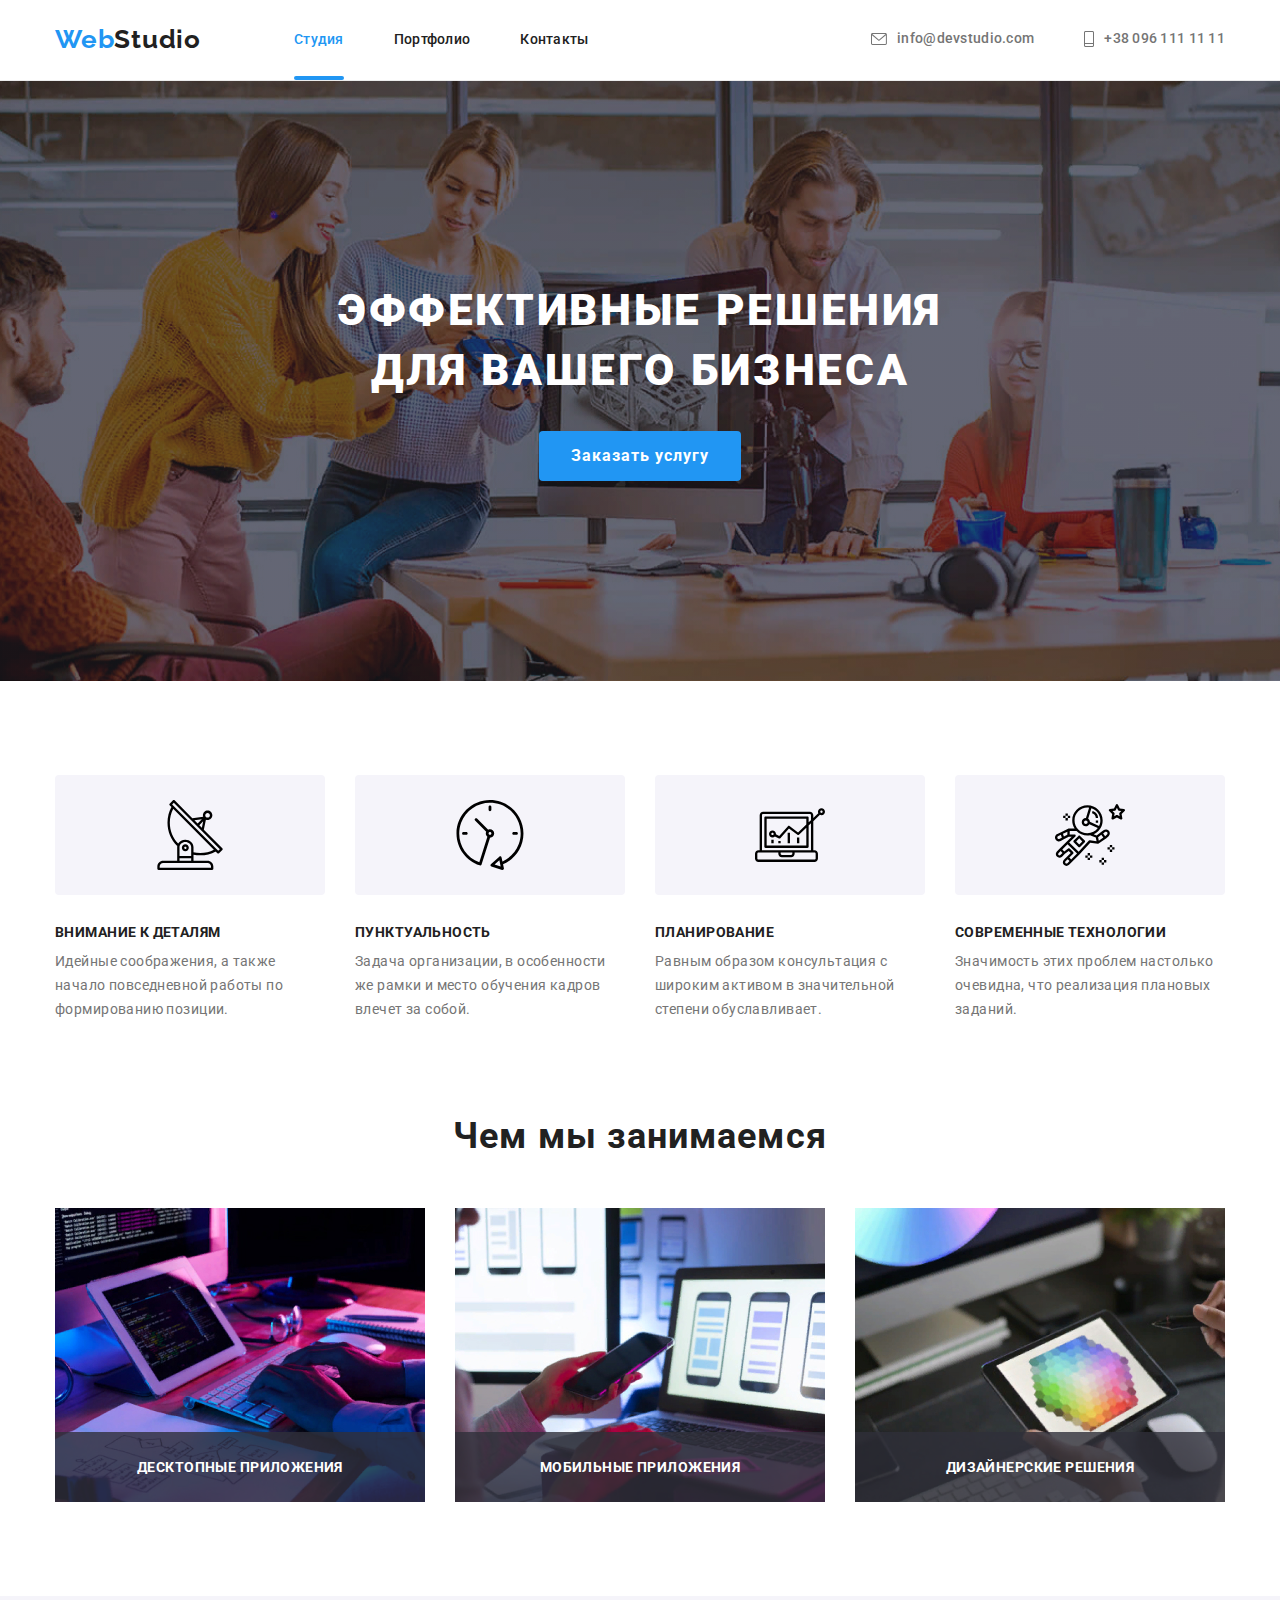
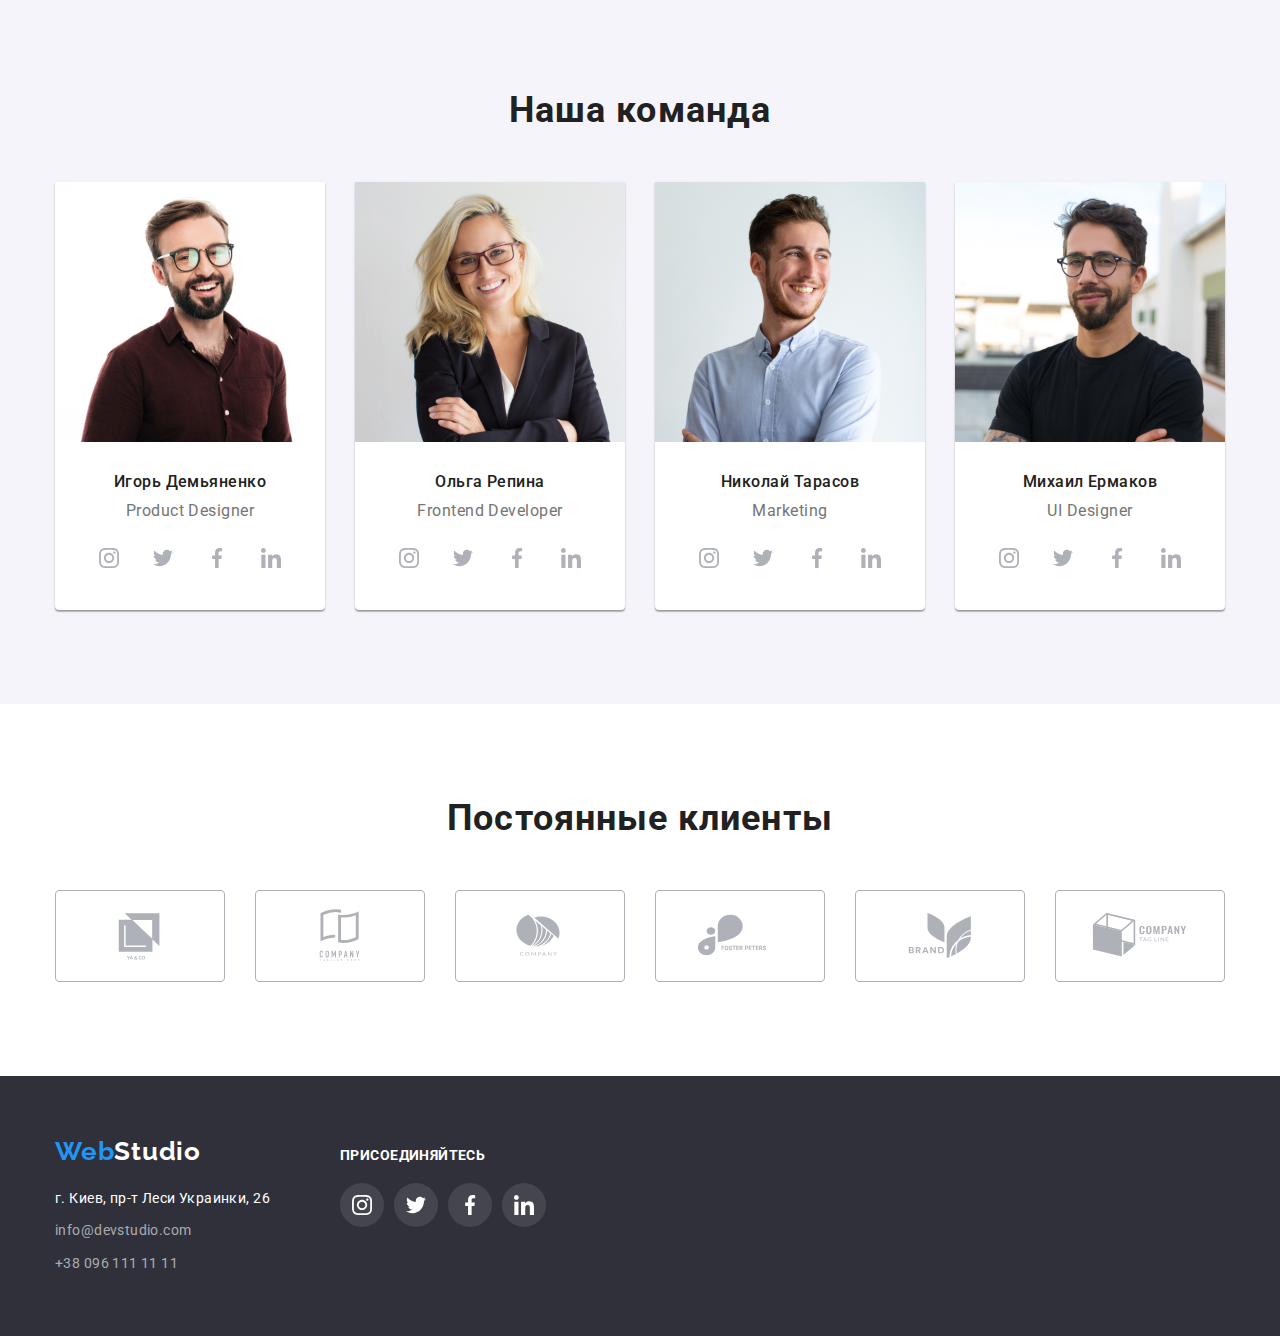
<file: index.html>
<!DOCTYPE html>
<html lang="ru">
<head>
    <meta charset="UTF-8">
    <meta http-equiv="X-UA-Compatible" content="IE=edge">
    <meta name="viewport" content="width=device-width, initial-scale=1.0">
    <title>Web Studio (Version 2.1) - Figma</title>
    <link rel="stylesheet" href="./css/modern-normalize.css">
    <link rel="stylesheet" href="./css/reset.css">
    <link rel="stylesheet" href="./css/styles.css">
    <link
        href="https://fonts.googleapis.com">
<link rel="preconnect" href="https://fonts.gstatic.com" crossorigin>
<link href="https://fonts.googleapis.com/css2?family=Raleway:wght@700&family=Roboto:wght@400;500;700;900&display=swap"
      rel="stylesheet"
    >
    <link rel="stylesheet" href="https://cdnjs.cloudflare.com/ajax/libs/animate.css/4.1.1/animate.min.css" />
</head>
<body>
    <header class="header">
       <div class="container header-container"> 
        <a class="link" href="/"><span class="first-logo">Web</span><span class="header-logo">Studio</span></a>
        <!-- Навигация на другие страницы -->
        <nav class="site-nav">
            <ul class="list header-list">
                <li class="header-item">
                    <a class="link current header-link" href="index.html">Студия</a>
                </li>
                <li class="header-item">
                    <a class="link header-link" href="portfolio.html">Портфолио</a>
                </li>
                <li class="header-item">
                    <a class="link header-link" href="/contact">Контакты</a>
                </li>
            </ul>            
        </nav>
        <ul class="list header-connect">
            
            <li class="header-item">
                <a class="link header-tel contact-icon-item" href="info@devstudio.com">
                    <svg class="contact-email-icon" width="16" height="12">
                        <use href="./images/icons.svg#icon-email"></use>
                    </svg>info@devstudio.com</a>
            </li>
            <li class="header-item">
                <a class="link  header-tel contact-icon-item" href="tel:+380961111111">
                    <svg class="contact-tel-icon" width="10" height="16">
                        <use href="./images/icons.svg#icon-tel"></use>
                    </svg> +38 096 111 11 11</a>
            </li>
        </ul>          
      </div>
    </header>
    <main>

        <section class="hero hero-background"> 
            <div class="container">
            <h1 class="hero-title">Эффективные решения для вашего бизнеса</h1>
            <button class="hero-btn" type="button" data-modal-open>Заказать услугу</button>
            </div>
        </section>
        <section class="section">
            <div class="container">
            <h2 class="visually-hidden section-title">Наши преимущества</h2>
                <ul class="list features-list">
                    <li class=" features-item">
                    <div class="section-icon">
                        <svg class="section-social-icon" width="70" height="70">
                            <use href="./images/icons.svg#icon-antenna"></use>
                        </svg>
                    </div>
                    <h3 class="features-title">Внимание к деталям</h3>
                    <p class="features-text">Идейные соображения, а также начало повседневной работы по формированию позиции.</p>
                </li>
                <li class="features-item">
                    <div class="section-icon">
                        <svg class="section-social-icon" width="70" height="70">
                            <use href="./images/icons.svg#icon-clock"></use>
                        </svg>
                    </div>
                    <h3 class="features-title">Пунктуальность</h3>
                    <p class="features-text">Задача организации, в особенности же рамки и место обучения кадров влечет за собой.</p>
                </li>
                <li class="features-item">
                    <div class="section-icon">
                        <svg class="section-social-icon" width="70" height="70">
                            <use href="./images/icons.svg#icon-diagram"></use>
                        </svg>
                    </div>
                    <h3 class="features-title">Планирование</h3>
                    <p class="features-text">Равным образом консультация с широким активом в значительной степени обуславливает.</p>
                </li>
                <li class="features-item">
                    <div class="section-icon">
                        <svg class="section-social-icon" width="70" height="70">
                            <use href="./images/icons.svg#icon-astronaut"></use>
                        </svg>
                    </div>
                    <h3 class="features-title">Современные технологии</h3>
                    <p class="features-text">Значимость этих проблем настолько очевидна, что реализация плановых заданий.</p>
                </li>
            </ul>
            </div>
        </section>
        <section class="occupation section">
            <div class="container">
            <h2 class="section-title">Чем мы занимаемся</h2>
            <ul class="list header-list">
                <li class="section-item">
                    <img src="./images/img.jpg" 
                         alt="рабочий стол" 
                         width="370"
                    >
                    <p class="occupation-text">Десктопные приложения</p>
                </li>
                <li class="section-item">
                    <img src="./images/img1.jpg" 
                         alt="смотрим на смартфон" 
                         width="370"
                    >
                    <p class="occupation-text">Мобильные приложения</p>
                </li>
                <li class="section-item">
                    <img src="./images/img2.jpg"
                         alt="планшет" 
                         width="370"
                    >
                    <p class="occupation-text">Дизайнерские решения</p>
                </li>
            </ul>
            </div>
        </section>
        <section class="section team">
            
            <div class="container">
            <h2 class="section-title">Наша команда</h2>
            <ul class="list header-list">
                <li class="team-item">
                    <img src="./images/img4.jpg" 
                         alt="фото Игорь Демьяненко"
                         width="270">
                    <div class="team-member-item"> 
                        <h3 class="team-member">Игорь Демьяненко</h3>
                        <p class="team-description" lang="en">Product Designer</p>
                        <ul class="team-social-list list"> 
                            <li class="team-social-item">
                                <a href=""
                                 class="team-social-link">
                                 <svg 
                                    class="team-social-icon" 
                                    width="20"
                                    height="20">
                                    <use href="./images/icons.svg#icon-instagram"></use>
                                 </svg>
                                </a>
                            </li>
                            <li class="team-social-item">
                                <a href="" class="team-social-link">
                                    <svg class="team-social-icon" width="20" height="20">
                                        <use href="./images/icons.svg#icon-twitter"></use>
                                    </svg>
                                </a>
                            </li>
                            <li class="team-social-item">
                                <a href="" class="team-social-link">
                                    <svg class="team-social-icon" width="20" height="20">
                                        <use href="./images/icons.svg#icon-facebook"></use>
                                    </svg>
                                </a>
                            </li>
                            <li class="team-social-item">
                                <a href="" class="team-social-link">
                                    <svg class="team-social-icon" width="20" height="20">
                                        <use href="./images/icons.svg#icon-linkedin"></use>
                                    </svg>
                                </a>
                            </li>
                        </ul>
                    </div>
                </li>
                <li class="team-item">
                    <img src="./images/img5.jpg" 
                         alt="фото Ольга Репина" 
                         width="270"
                    >
                    <div class="team-member-item">
                        <h3 class="team-member">Ольга Репина</h3>
                        <p class="team-description" lang="en">Frontend Developer</p>
                        <ul class="team-social-list list">
                            <li class="team-social-item">
                                <a href="" class="team-social-link">
                                    <svg class="team-social-icon" width="20" height="20">
                                        <use href="./images/icons.svg#icon-instagram"></use>
                                    </svg>
                                </a>
                            </li>
                            <li class="team-social-item">
                                <a href="" class="team-social-link">
                                    <svg class="team-social-icon" width="20" height="20">
                                        <use href="./images/icons.svg#icon-twitter"></use>
                                    </svg>
                                </a>
                            </li>
                            <li class="team-social-item">
                                <a href="" class="team-social-link">
                                    <svg class="team-social-icon" width="20" height="20">
                                        <use href="./images/icons.svg#icon-facebook"></use>
                                    </svg>
                                </a>
                            </li>
                            <li class="team-social-item">
                                <a href="" class="team-social-link">
                                    <svg class="team-social-icon" width="20" height="20">
                                        <use href="./images/icons.svg#icon-linkedin"></use>
                                    </svg>
                                </a>
                            </li>
                        </ul>
                    </div>
                </li>
                <li class="team-item">
                    <img src="./images/img6.jpg" 
                         alt="фото Николай Тарасов"
                         width="270"
                    >
                    <div class="team-member-item">
                        <h3 class="team-member">Николай Тарасов</h3>
                        <p class="team-description" lang="en">Marketing</p>
                        <ul class="team-social-list list">
                            <li class="team-social-item">
                                <a href="" class="team-social-link">
                                    <svg class="team-social-icon" width="20" height="20">
                                        <use href="./images/icons.svg#icon-instagram"></use>
                                    </svg>
                                </a>
                            </li>
                            <li class="team-social-item">
                                <a href="" class="team-social-link">
                                    <svg class="team-social-icon" width="20" height="20">
                                        <use href="./images/icons.svg#icon-twitter"></use>
                                    </svg>
                                </a>
                            </li>
                            <li class="team-social-item">
                                <a href="" class="team-social-link">
                                    <svg class="team-social-icon" width="20" height="20">
                                        <use href="./images/icons.svg#icon-facebook"></use>
                                    </svg>
                                </a>
                            </li>
                            <li class="team-social-item">
                                <a href="" class="team-social-link">
                                    <svg class="team-social-icon" width="20" height="20">
                                        <use href="./images/icons.svg#icon-linkedin"></use>
                                    </svg>
                                </a>
                            </li>
                        </ul>
                    </div>
                </li>
                <li class="team-item">
                    <img src="./images/img7.jpg"
                         alt="фото Михаил Ермаков"
                         width="270"
                    >
                    <div class="team-member-item">
                        <h3 class="team-member">Михаил Ермаков</h3>
                        <p class="team-description" lang="en">UI Designer</p>
                        <ul class="team-social-list list">
                            <li class="team-social-item">
                                <a href="" class="team-social-link">
                                    <svg class="team-social-icon" width="20" height="20">
                                        <use href="./images/icons.svg#icon-instagram"></use>
                                    </svg>
                                </a>
                            </li>
                            <li class="team-social-item">
                                <a href="" class="team-social-link">
                                    <svg class="team-social-icon" width="20" height="20">
                                        <use href="./images/icons.svg#icon-twitter"></use>
                                    </svg>
                                </a>
                            </li>
                            <li class="team-social-item">
                                <a href="" class="team-social-link">
                                    <svg class="team-social-icon" width="20" height="20">
                                        <use href="./images/icons.svg#icon-facebook"></use>
                                    </svg>
                                </a>
                            </li>
                            <li class="team-social-item">
                                <a href="" class="team-social-link">
                                    <svg class="team-social-icon" width="20" height="20">
                                        <use href="./images/icons.svg#icon-linkedin"></use>
                                    </svg>                                    
                                </a>
                            </li>
                        </ul>
                    </div>
                </li>
            </ul>
            </div>
        </section>
        <section class="section">
            <div class="container">
                <h2 class="section-title">Постоянные клиенты</h2>
                <ul class="client-social-list list">
                    <li class="client-social-item">
                        <a href="" class="client-social-link">
                            <svg class="client-social-icon" width="106" height="60">
                                 <use href="./images/icons.svg#icon-Logo1"></use>
                            </svg>
                        </a>
                    </li>
                    <li class="client-social-item">
                        <a href="" class="client-social-link">
                            <svg class="client-social-icon" width="106" height="60">
                                <use href="./images/icons.svg#icon-Logo2"></use>
                            </svg>
                        </a>
                    </li>
                    <li class="client-social-item">
                        <a href="" class="client-social-link">
                            <svg class="client-social-icon" width="106" height="60">
                                <use href="./images/icons.svg#icon-Logo3"></use>
                            </svg>
                        </a>
                    </li>
                    <li class="client-social-item">
                        <a href="" class="client-social-link">
                            <svg class="client-social-icon" width="106" height="60">
                                <use href="./images/icons.svg#icon-Logo4"></use>
                            </svg>
                        </a>
                    </li>
                    <li class="client-social-item">
                        <a href="" class="client-social-link">
                            <svg class="client-social-icon" width="106" height="60">
                                <use href="./images/icons.svg#icon-Logo5"></use>
                            </svg>
                        </a>
                    </li>
                    <li class="client-social-item">
                        <a href="" class="client-social-link">
                            <svg class="client-social-icon" width="106" height="60">
                                <use href="./images/icons.svg#icon-Logo6"></use>
                            </svg>
                        </a>
                    </li>
                </ul>
            </div>
        </section>

    </main>
    <footer class="foother">
    <div class="container foother-list header-list">
    <div>
    <a class="link" href="/"><span class="first-logo">Web</span><span class="foother-logo">Studio</span></a>
        <address class="foother-margin">             
            <ul class="list"> 
                <li class="foother-item">
                    <a class="link foother-address" href="https://goo.gl/maps/ieKD5LUYVfnfS2iM7"
                    target="_blank"
                    rel="noopener noreferrer"
                    >г. Киев, пр-т Леси Украинки, 26
                    </a>
                </li>
                <li class="foother-item">
                    <a class="link foother-tel" href="mailto:info@devstudio.com">info@devstudio.com</a></li>
                <li class="foother-item">
                    <a class="link foother-tel" href="tel:+380961111111">+38 096 111 11 11</a></li>               
            </ul>
        </address>
        </div>   
            <div class="foother-social-contacts">
                <h3 class="foother-social-title">присоединяйтесь</h3>
                <ul class="team-social-list list">
                    <li class="team-social-item">
                        <a href="" class="foother-social-link">
                            <svg class="team-social-icon" width="20" height="20">
                                <use href="./images/icons.svg#icon-instagram"></use>
                            </svg>
                        </a>
                    </li>
                    <li class="team-social-item">
                        <a href="" class="foother-social-link">
                            <svg class="team-social-icon" width="20" height="20">
                                <use href="./images/icons.svg#icon-twitter"></use>
                            </svg>
                        </a>
                    </li>
                    <li class="team-social-item">
                        <a href="" class="foother-social-link">
                            <svg class="team-social-icon" width="20" height="20">
                                <use href="./images/icons.svg#icon-facebook"></use>
                            </svg>
                        </a>
                    </li>
                    <li class="team-social-item">
                        <a href="" class="foother-social-link">
                            <svg class="team-social-icon" width="20" height="20">
                                <use href="./images/icons.svg#icon-linkedin"></use>
                            </svg>
                        </a>
                    </li>
                </ul>
            </div>
        
        
    </div>
    </footer>
    <div class="backdrop is-hidden" data-modal>
        <div class="modal">
            <button type="button" class="modal-close" data-modal-close>
                    <svg class="icon-Vector" width="11" height="11">
                    <use href="./images/icons.svg#icon-Vector"></use>
                    </svg>        
            </button>
        </div>
    </div>
    <script src="./js/modal.js"></script>
</body>
</html>
</file>
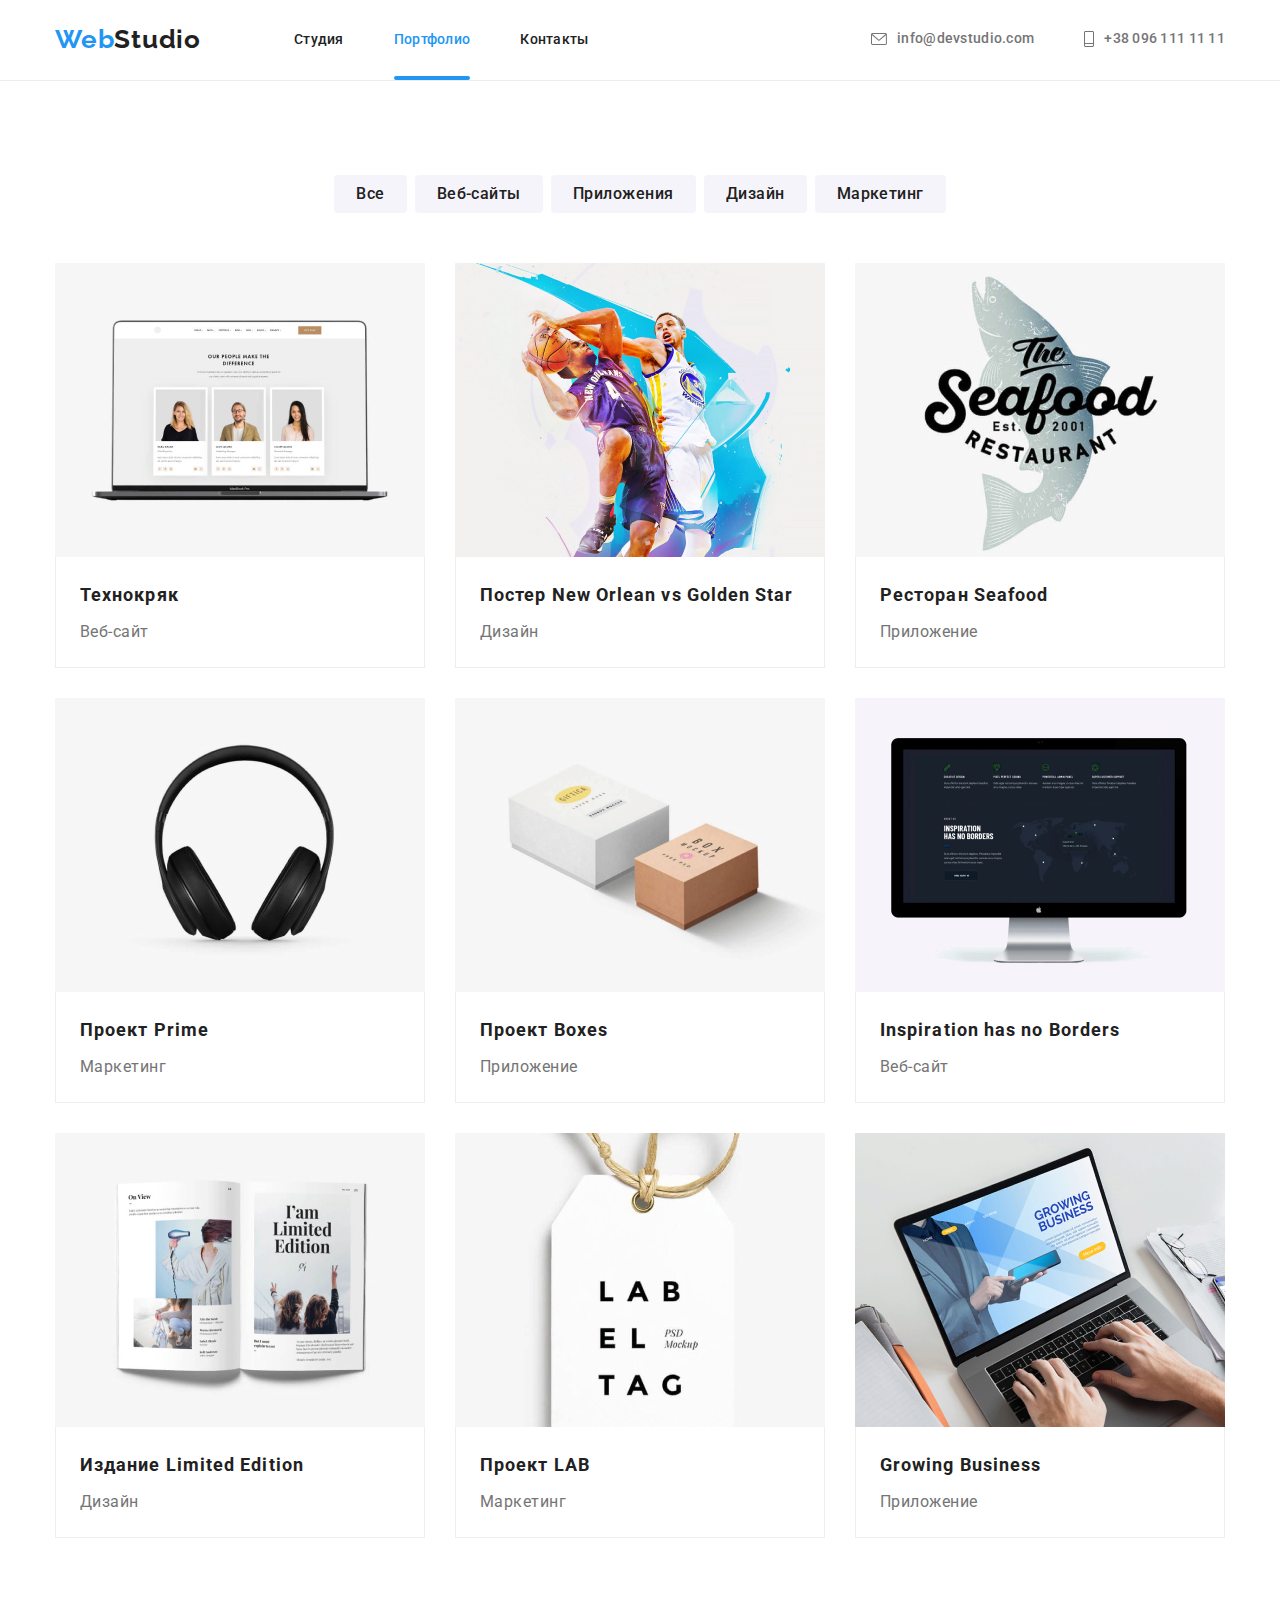
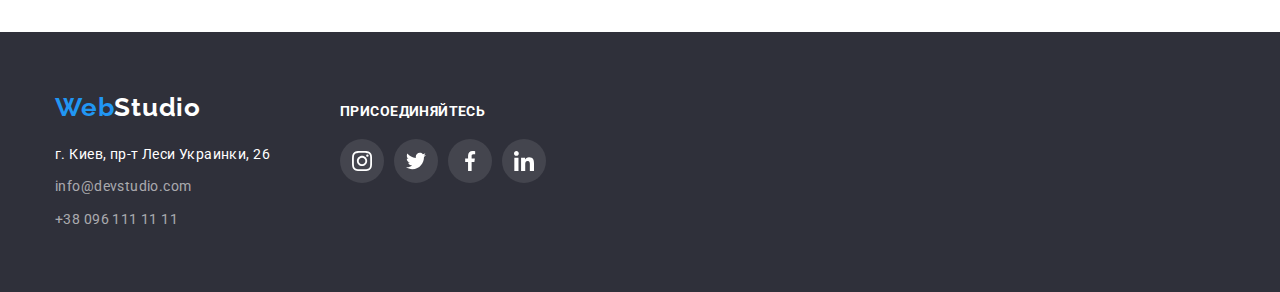
<file: portfolio.html>
<!DOCTYPE html>
<html lang="ru">

<head>
    <meta charset="UTF-8">
    <meta http-equiv="X-UA-Compatible" content="IE=edge">
    <meta name="viewport" content="width=device-width, initial-scale=1.0">
    <title>Web Studio (Version 2.1) - Figma</title>
    <link rel="stylesheet" href="./css/modern-normalize.css">
    <link rel="stylesheet" href="./css/reset.css">
    <link rel="stylesheet" href="./css/styles.css">
    <link href="https://fonts.googleapis.com">
    <link rel="preconnect" href="https://fonts.gstatic.com" crossorigin>
    <link
        href="https://fonts.googleapis.com/css2?family=Raleway:wght@700&family=Roboto:wght@400;500;700;900&display=swap"
        rel="stylesheet">
</head>

<body>
    <header class="header">
        <div class="container header-container">
            <a class="link" href="/"><span class="first-logo">Web</span><span class="header-logo">Studio</span></a>
            <!-- Навигация на другие страницы -->
            <nav class="site-nav">
                <ul class="list header-list">
                    <li class="header-item">
                        <a class="link header-link" href="index.html">Студия</a>
                    </li>
                    <li class="header-item">
                        <a class="link current header-link" href="portfolio.html">Портфолио</a>
                    </li>
                    <li class="header-item">
                        <a class="link header-link" href="/contact">Контакты</a>
                    </li>
                </ul>
            </nav>
            <ul class="list header-connect">

                <li class="header-item">
                    <a class="link header-tel contact-icon-item" href="info@devstudio.com">
                        <svg class="contact-email-icon" width="16" height="12">
                            <use href="./images/icons.svg#icon-email"></use>
                        </svg>info@devstudio.com</a>
                </li>
                <li class="header-item">
                    <a class="link  header-tel contact-icon-item" href="tel:+380961111111">
                        <svg class="contact-tel-icon" width="10" height="16">
                            <use href="./images/icons.svg#icon-tel"></use>
                        </svg> +38 096 111 11 11</a>
                </li>
            </ul>
        </div>
    </header>
        <main>
            <section class="section">
                <div class="container">
                    <h1 class="visually-hidden">Контент</h1>
                    <ul class="list header-container ul-btn">
                        <li class="button-item">
                            <button class="portfolio-btn" type="button">Все</button>
                        </li>
                        <li class="button-item">
                            <button class="portfolio-btn" type="button">Веб-сайты</button>
                        </li>
                        <li class="button-item">
                            <button class="portfolio-btn" type="button">Приложения</button>
                        </li>
                        <li class="button-item">
                            <button class="portfolio-btn" type="button">Дизайн</button>
                        </li>
                        <li class="button-item">
                            <button class="portfolio-btn" type="button">Маркетинг</button>
                        </li>
                    </ul>       
                    <ul class="list header-container">
                        <li class="portfolio-item">
                            <a class="portfolio-link link" href="">

                            <div class="portfolio-item-wrap">
                                <img src="./images/portfolio1.jpg" alt="фото веб-сайта Технокряк" width="370px">
                                <p class="portfolio-img-text">Технокряк это современная площадка распространения коронавируса.
                                    Компании используют эту платформу для цифрового
                                    шпионажа и атак на защищённые сервера конкурентов.
                                </p>
                            </div>
                            <div class="portfolio-pad">
                                <h2 class="portfolio-title">Технокряк</h2>
                                <p class="portfolio-description">Веб-сайт</p>
                            </div>
                            </a>
                        </li>
                        <li class="portfolio-item">
                            <a class="portfolio-link link" href="">
                            <div class="portfolio-item-wrap">
                                <img src="./images/portfolio2.jpg" alt="фото постера New Orlean vs Golden Star" width="370">
                                <p class="portfolio-img-text">Постер New Orlean vs Golden Star</p>
                            </div>
                            <div class="portfolio-pad">
                                <h2 class="portfolio-title">Постер New Orlean vs Golden Star</h2>
                                <p class="portfolio-description">Дизайн</p>
                            </div>
                            </a>
                        </li>
                        <li class="portfolio-item">
                            <a class="portfolio-link link" href="">
                            <div class="portfolio-item-wrap">
                                <img src="./images/portfolio3.jpg" alt="фото логотипа Ресторана" width="370">
                                <p class="portfolio-img-text">Ресторан Seafood</p>
                            </div>
                            <div class="portfolio-pad">
                            <h2 class="portfolio-title">Ресторан Seafood</h2>
                            <p class="portfolio-description" >Приложение</p>
                            </div>
                            </a>
                        </li>
                        <li class="portfolio-item">
                            <a class="portfolio-link link" href="">
                            <div class="portfolio-item-wrap">
                                <img src="./images/portfolio4.jpg" alt="фото наушников" width="370">
                                <p class="portfolio-img-text">Проект Prime</p>
                            </div>
                            <div class="portfolio-pad">
                                <h2 class="portfolio-title">Проект Prime</h2>
                                <p class="portfolio-description" >Маркетинг</p>
                            </div>
                            </a>
                        </li>
                        <li class="portfolio-item">
                            <a class="portfolio-link link" href="">
                            <div class="portfolio-item-wrap">
                                <img src="./images/portfolio5.jpg" alt="фото коробочек" width="370">
                                <p class="portfolio-img-text">Проект Boxes</p>
                            </div>
                            <div class="portfolio-pad">
                                <h2 class="portfolio-title">Проект Boxes</h2>
                                <p class="portfolio-description" >Приложение</p>
                            </div>
                            </a>
                        </li>
                        <li class="portfolio-item">
                            <a class="portfolio-link link" href="">
                            <div class="portfolio-item-wrap">
                                <img src="./images/portfolio6.jpg" alt="фото веб-сайта" width="370">
                                <p class="portfolio-img-text">Inspiration has no Borders</p>
                            </div>
                            <div class="portfolio-pad">
                                <h2 class="portfolio-title" lang="en">Inspiration has no Borders</h2>
                                <p class="portfolio-description">Веб-сайт</p>
                            </div>
                            </a>
                        </li>
                        <li class="portfolio-item">
                            <a class="portfolio-link link" href="">
                            <div class="portfolio-item-wrap">
                                <img src="./images/portfolio7.jpg" alt="фото журнала" width="370">
                                <p class="portfolio-img-text">Издание Limited Edition</p>
                            </div>
                            <div class="portfolio-pad">
                                <h2 class="portfolio-title">Издание Limited Edition</h2>
                                <p class="portfolio-description" >Дизайн</p>
                            </div>
                            </a>
                        </li>
                        <li class="portfolio-item">
                            <a class="portfolio-link link" href="">
                            <div class="portfolio-item-wrap">
                                <img src="./images/portfolio8.jpg" alt="фото логотипа проекта" width="370">
                                <p class="portfolio-img-text">Проект LAB</p>
                            </div>
                            <div class="portfolio-pad">
                                <h2 class="portfolio-title">Проект LAB</h2>
                                <p class="portfolio-description" >Маркетинг</p>
                            </div>
                            </a>    
                        </li>
                        <li class="portfolio-item">
                            <a class="portfolio-link link" href="">
                            <div class="portfolio-item-wrap">
                                <img src="./images/portfolio9.jpg" alt="фото печатуйших рук на нотбуке" width="370">
                                <p class="portfolio-img-text">Growing Business</p>
                            </div>
                            <div class="portfolio-pad">
                                <h2 class="portfolio-title" lang="en">Growing Business</h2>
                                <p class="portfolio-description">Приложение</p>
                            </div>
                            </a>   
                        </li>
                    </ul>
                 </div>
             </section>   
        </main>
    
        <footer class="foother">
            <div class="container foother-list header-list">
                <div>
                    <a class="link " href="/"><span class="first-logo">Web</span><span
                            class="foother-logo">Studio</span></a>
                    <address class="foother-margin">
                        <ul class="list ">
                            <li class="foother-item">
                                <a class="link foother-address" href="https://goo.gl/maps/ieKD5LUYVfnfS2iM7" target="_blank"
                                    rel="noopener noreferrer">г. Киев, пр-т Леси Украинки, 26
                                </a>
                            </li>
                            <li class="foother-item">
                                <a class="link foother-tel" href="mailto:info@devstudio.com">info@devstudio.com</a>
                            </li>
                            <li class="foother-item">
                                <a class="link foother-tel" href="tel:+380961111111">+38 096 111 11 11</a>
                            </li>
                        </ul>
                    </address>
                </div>
                <div class="foother-social-contacts">
                    <h2 class="foother-social-title">присоединяйтесь</h2>
                    <ul class="team-social-list list">
                        <li class="team-social-item">
                            <a href="" class="foother-social-link">
                                <svg class="team-social-icon" width="20" height="20">
                                    <use href="./images/icons.svg#icon-instagram"></use>
                                </svg>
                            </a>
                        </li>
                        <li class="team-social-item">
                            <a href="" class="foother-social-link">
                                <svg class="team-social-icon" width="20" height="20">
                                    <use href="./images/icons.svg#icon-twitter"></use>
                                </svg>
                            </a>
                        </li>
                        <li class="team-social-item">
                            <a href="" class="foother-social-link">
                                <svg class="team-social-icon" width="20" height="20">
                                    <use href="./images/icons.svg#icon-facebook"></use>
                                </svg>
                            </a>
                        </li>
                        <li class="team-social-item">
                            <a href="" class="foother-social-link">
                                <svg class="team-social-icon" width="20" height="20">
                                    <use href="./images/icons.svg#icon-linkedin"></use>
                                </svg>
                            </a>
                        </li>
                    </ul>
                </div>
        
        
            </div>
        </footer>
</body>
</html>
</file>
<file: css/styles.css>
:root {
  --body-text-color: #212121;
  --accent-color: #2196f3;
  --primary-white-color: #ffffff;
  --discription-color: #757575;
}

body {
  font-family: "Roboto", sans-serif;
  color: var(--body-text-color);
}

.list {
  list-style: none;
}

.link {
  text-decoration: none;
}

.header {
  background: var(--primary-white-color);
  padding-top: 24px;
  padding-bottom: 25px;
  border-bottom: 1px solid #ececec;
}

.header-list {
  display: flex;
}

.foother-list {
  align-items: baseline;
}

.header-container {
  display: flex;
  align-items: center;
  flex-wrap: wrap;
}

.header-connect {
  display: flex;
  align-items: center;
  margin-left: auto;
}

.container {
  width: 1200px;
  padding-left: 15px;
  padding-right: 15px;
  margin: 0 auto;
}

/*------------ logo-------------*/

.first-logo {
  font-family: "Raleway", sans-serif;
  font-weight: 700;
  font-size: 26px;
  line-height: 1.19;
  letter-spacing: 0.03em;
  color: var(--accent-color);
}

.header-logo {
  font-family: "Raleway", sans-serif;
  font-weight: 700;
  font-size: 26px;
  line-height: 1.19;
  letter-spacing: 0.03em;
  color: var(--body-text-color);  
}
.site-nav {
  margin-left: 93px;
  display: flex;
  align-items: center;
}

/*--------------HEADER-------------*/

.header-link {
  font-weight: 500;
  font-size: 14px;
  line-height: 1.14;
  letter-spacing: 0.02em;
  color: var(--body-text-color);
  transition: color 250ms linear;
  transition-timing-function: cubic-bezier(0.4, 0, 0.2, 1);
}

.header-item:not(:last-child) {
  margin-right: 50px;
}

.header-tel {
  font-weight: 500;
  font-size: 14px;
  line-height: 1.14;
  letter-spacing: 0.02em;
  color: var(--discription-color);
  transition: color 250ms linear;
  transition-timing-function: cubic-bezier(0.4, 0, 0.2, 1);
}

.foother-address:hover,
.foother-address:focus,
.foother-tel:hover,
.foother-tel:focus,
.header-tel:hover,
.header-link:hover,
.header-tel:focus,
.header-link:focus {
  color: var(--accent-color);
}

.current {
  color: var(--accent-color);
  position: relative;
}
.current::after {
  content: "";
  width: 100%;
  height: 4px;
  border-radius: 2px;
  position: absolute;
  background-color: var(--accent-color);
  left: 0;
  bottom: -33px;
}

.header-link:active {
  color: var(--accent-color);
}

/*----------------------hero-----------*/
.hero {
  background: #2f303a;
  padding: 200px 0px;
}

.hero-background {
  background-image: linear-gradient(
      rgba(47, 48, 58, 0.4),
      rgba(47, 48, 58, 0.4)
    ),
    url(../images/hero.jpg);
  background-repeat: no-repeat;
  background-position: center;
  background-size: cover;
  max-width: 1600px;
  margin: 0 auto;
}

.hero-btn {
  background: var(--accent-color);
  font-family: "Roboto", sans-serif;
  font-style: normal;
  font-weight: 700;
  font-size: 16px;
  line-height: 1.87;
  display: flex;
  align-items: center;
  text-align: center;
  letter-spacing: 0.06em;
  color: var(--primary-white-color);
  cursor: pointer;
  padding: 10px 32px;
  margin: 0 auto;
  border-width: 0;
  border-radius: 4px;
  transition: background-color 250ms linear, color 250ms linear;
  transition-timing-function: cubic-bezier(0.4, 0, 0.2, 1);
}

.hero-btn:hover {
  background-color: #188ce8;
}

.hero-title {
  font-weight: 900;
  font-size: 44px;
  line-height: 1.36;
  text-align: center;
  letter-spacing: 0.06em;
  text-transform: uppercase;
  color: var(--primary-white-color);
  max-width: 696px;
  margin: 0 auto;
  margin-bottom: 30px;
}

/*----------------- abaut -------------------*/
.section {
  padding-top: 94px;
  padding-bottom: 94px;
}

.section-icon {
  width: 270px;
  height: 120px;
  background: #f5f4fa;
  border-radius: 4px;
  display: flex;
  align-items: center;
  justify-content: center;
  margin-bottom: 30px;
}

.features-title {
  font-weight: 700;
  font-size: 14px;
  line-height: 1.14;
  letter-spacing: 0.03em;
  text-transform: uppercase;
  color: var(--body-text-color);
  margin-bottom: 10px;
}

.team-item:not(:last-child),
.section-item:not(:last-child) {
  margin-right: 30px;
}
.features-list {
  display: flex;
  flex-wrap: wrap;
  margin-left: -30px;
  margin-top: -30px;
}

.section-item {
  width: 370px;
  position: relative;
}
.occupation-text {
  position: absolute;
  padding: 27px;
  bottom: 0;
  right: 0;
  left: 0;
  background: rgba(47, 48, 58, 0.8);
  font-weight: 700;
  font-size: 14px;
  line-height: 16px;
  text-align: center;
  letter-spacing: 0.03em;
  text-transform: uppercase;

  color: #ffffff;
}

.features-item{
  flex-basis: calc(100% / 4 - 30px);
  margin-left: 30px;
  margin-top: 30px;
}

.features-text {
  font-weight: 400;
  font-size: 14px;
  line-height: 1.71;
  letter-spacing: 0.03em;
  color: var(--discription-color);
}

/*--------------- team/occupation -------------*/
.occupation {
  padding-top: 0px;
}
.team {
  background: #f5f4fa;
}

.section-title {
  font-weight: 700;
  font-size: 36px;
  line-height: 1.16;
  text-align: center;
  letter-spacing: 0.03em;
  color: var(--body-text-color);
  margin-bottom: 50px;
}

.team-member-item {
  padding-top: 30px;
  padding-bottom: 30px;
}

.team-member {
  font-weight: 500;
  font-size: 16px;
  line-height: 1.19; 
  text-align: center;
  letter-spacing: 0.03em;
  color: var(--body-text-color);
  margin-bottom: 10px;
}

.team-description {
  font-size: 16px;
  line-height: 1.19; 
  text-align: center;
  letter-spacing: 0.03em;
  color: var(--discription-color);
  margin-bottom: 16px;
}

.team-item {
  background: var(--primary-white-color);
  /* material shadow v1 */
  box-shadow: 0px 1px 3px rgba(0, 0, 0, 0.12), 0px 1px 1px rgba(0, 0, 0, 0.14),
    0px 2px 1px rgba(0, 0, 0, 0.2);
  border-radius: 0px 0px 4px 4px;
}

.team-social-list,
.client-social-list {
  display: flex;
  justify-content: center;
}

.team-social-item + .team-social-item {
  margin-left: 10px;
}

.team-social-link {
  width: 44px;
  height: 44px;
  background: var(--primary-white-color);
  display: flex;
  justify-content: center;
  align-items: center;
  border-radius: 50%;
  color: #afb1b8;
  transition: background-color 250ms linear, color 250ms linear;
  transition-timing-function: cubic-bezier(0.4, 0, 0.2, 1);
}
/*
.team-social-icon:hover,
.team-social-icon:focus {
  fill: var(--primary-white-color);
}*/

.team-social-icon {
  fill: currentColor;
}

.team-social-link:hover,
.team-social-link:focus {
  background-color: var(--accent-color);
  color: var(--primary-white-color);
}

/*.team-social-link:hover .team-social-icon,
.team-social-link:focus .team-social-icon {
  fill: var(--primary-white-color);

}*/

/*----------------clients----------------*/

.client-social-link {
  width: 170px;
  height: 92px;
  border: 1px solid #afb1b8;
  box-sizing: border-box;
  border-radius: 4px;
  display: flex;
  justify-content: center;
  align-items: center;
  color: #afb1b8;
  transition: border-color 250ms linear, color 250ms linear;
  transition-timing-function: cubic-bezier(0.4, 0, 0.2, 1);
}

.client-social-icon {
  fill: currentColor;
}

.client-social-link:hover,
.client-social-link:focus {
  color: var(--accent-color);
  border: 1px solid var(--accent-color);
}

.client-social-item + .client-social-item {
  margin-left: 30px;
}

/*--------------- foother -------------*/
.foother {
  padding-top: 60px;
  padding-bottom: 60px;
  background: #2f303a;
}

.foother-logo {
  font-family: "Raleway", sans-serif;
  font-weight: 700;
  font-size: 26px;
  line-height: 1.19;
  letter-spacing: 0.03em;
  color: var(--primary-white-color);
}

.foother-address {
  font-style: normal;
  font-size: 14px;
  line-height: 1.71;
  letter-spacing: 0.03em;
  color: var(--primary-white-color);
  transition: color 250ms linear;
  transition-timing-function: cubic-bezier(0.4, 0, 0.2, 1);
}

.foother-tel {
  font-style: normal;
  font-size: 14px;
  line-height: 1.71;
  letter-spacing: 0.03em;
  color: rgba(255, 255, 255, 0.6);
  transition: color 250ms linear;
  transition-timing-function: cubic-bezier(0.4, 0, 0.2, 1);
}

.foother-item:not(:last-child) {
  margin-bottom: 9px;
}

.foother-margin {
  margin-top: 20px;
}

/*-------------portfolio-----------*/

.portfolio-title {
  font-weight: 700;
  font-size: 18px;
  line-height: 2;
  letter-spacing: 0.06em;
  color: var(--body-text-color);
  margin-bottom: 4px;
}

.portfolio-item:not(:nth-child(3n)) {
  margin-right: 30px;
}

.portfolio-link {
  display: flex;
  flex-direction: column;
  height: 100%;
}

.portfolio-link:hover,
.portfolio-link:focus {
  box-shadow: 0px 1px 1px rgba(0, 0, 0, 0.12), 0px 4px 4px rgba(0, 0, 0, 0.06),
    1px 4px 6px rgba(0, 0, 0, 0.16);
}

.portfolio-pad {
  padding: 20px 24px;  
  border: 1px solid #eeeeee;
  border-top: none; 
}

.portfolio-item {
  background: var(--primary-white-color);  
  width: 370px;
  transition: box-shadow 250ms linear, color 250ms linear;
  transition-timing-function: cubic-bezier(0.4, 0, 0.2, 1);
  position: relative;
}

.portfolio-item:hover .portfolio-img-text {
  transform: translateY(0);
}

.portfolio-item-wrap {
  position: relative;
  overflow: hidden;
}

.portfolio-img-text {
  position: absolute;
  top: 0;
  right: 0;
  left: 0;
  font-weight: 400;
  font-size: 18px;
  line-height: 1.5;
  padding: 63px 24px;
  letter-spacing: 0.03em;
  height: 100%;
  background: rgba(33, 150, 243, 0.9);
  color: var(--primary-white-color);
  transform: translateY(100%);
  transition: transform 250ms linear;
  transition-timing-function: cubic-bezier(0.4, 0, 0.2, 1);
}

.portfolio-item:not(:nth-child(n + 7)) {
  margin-bottom: 30px;
}

.portfolio-description {
  font-size: 16px;
  line-height: 1.87;
  letter-spacing: 0.03em;
  color: var(--discription-color);
}

.portfolio-btn {
  background: #f5f4fa;
  border-radius: 4px;
  font-family: "Roboto", sans-serif;
  font-weight: 500;
  border-width: 0;
  font-size: 16px;
  line-height: 1.62;
  text-align: center;
  letter-spacing: 0.03em;
  color: var(--body-text-color);
  cursor: pointer;
  padding: 6px 22px;
  transition: box-shadow 250ms linear, background-color 250ms linear,
    color 250ms linear;
  transition-timing-function: cubic-bezier(0.4, 0, 0.2, 1);
}

.ul-btn {
  justify-content: center;
  margin-bottom: 50px;
}
.portfolio-btn:hover,
.portfolio-btn:focus {
  cursor: pointer;
  color: var(--primary-white-color);
  background: var(--accent-color);
  box-shadow: 0px 3px 1px rgba(0, 0, 0, 0.1), 0px 1px 2px rgba(0, 0, 0, 0.08),
    0px 2px 2px rgba(0, 0, 0, 0.12);
    
}
.contact-tel-icon {
  fill: currentColor;
  margin-right: 10px;
  width: 10px;
  height: 16px;
  align-items: center;
}

.contact-email-icon {
  fill: currentColor;
  margin-right: 10px;
  width: 16px;
  height: 12px;
  align-items: center;
}

.contact-icon-item {
  display: flex;
  align-items: center;
  justify-content: center;
}

.foother-social-title {
  font-family: Roboto;
  font-style: normal;
  font-weight: bold;
  font-size: 14px;
  line-height: 16px;
  letter-spacing: 0.03em;
  text-transform: uppercase;
  color: #ffffff;
  margin-bottom: 20px;
}

.foother-social-contacts {
  margin-left: 70px;
}

.foother-social-link {
  width: 44px;
  height: 44px;
  background: rgba(255, 255, 255, 0.1);
  display: flex;
  justify-content: center;
  align-items: center;
  border-radius: 50%;
  color: var(--primary-white-color);
  transition: background-color 250ms linear, color 250ms linear;
  transition-timing-function: cubic-bezier(0.4, 0, 0.2, 1);
}

.foother-social-link:hover,
.foother-social-link:focus {
  background-color: var(--accent-color);
}

.backdrop {
  position: fixed;
  top: 0;
  width: 100vw;
  height: 100vh;
  background-color: rgba(0, 0, 0, 0.2);
  transition: opacity 500ms, visibility 500ms;

  /*display: flex;
  align-items: center;
  justify-content: center;*/
}

.backdrop.is-hidden .modal {
  transform: scale(0.5);
}

.modal {
  width: 528px;
  min-height: 581px;
  background-color: var(--primary-white-color);
  border-radius: 4px;
  position: absolute;
  top: 50%;
  left: 50%;
  box-shadow: 0px 1px 3px rgba(0, 0, 0, 0.12), 0px 1px 1px rgba(0, 0, 0, 0.14),
    0px 2px 1px rgba(0, 0, 0, 0.2);
  transform: translate(-50%, -50%) scale(1);
  transition: transform 500ms;
}

.modal-close {
  width: 30px;
  height: 30px;
  border-radius: 50%;
  background: #ffffff;
  border: 1px solid rgba(0, 0, 0, 0.1);
  background-color: transparent;
  display: flex;
  align-items: center;
  justify-content: center;
  position: absolute;
  top: 8px;
  right: 8px;
  color: #000000;
  padding: 0;
}

.icon-Vector {
  fill: currentColor;
  width: 11px;
  height: 11px;
}

.is-hidden {
  opacity: 0;
  pointer-events: none;
  visibility: hidden;
}
.button-item:not(:last-child) {
  margin-right: 8px
 }

 .visually-hidden {
  position: absolute;
  width: 1px;
  height: 1px;
  margin: -1px;
  border: 0;
  padding: 0;
  clip: rect(0 0 0 0);
  overflow: hidden;
}
</file>
